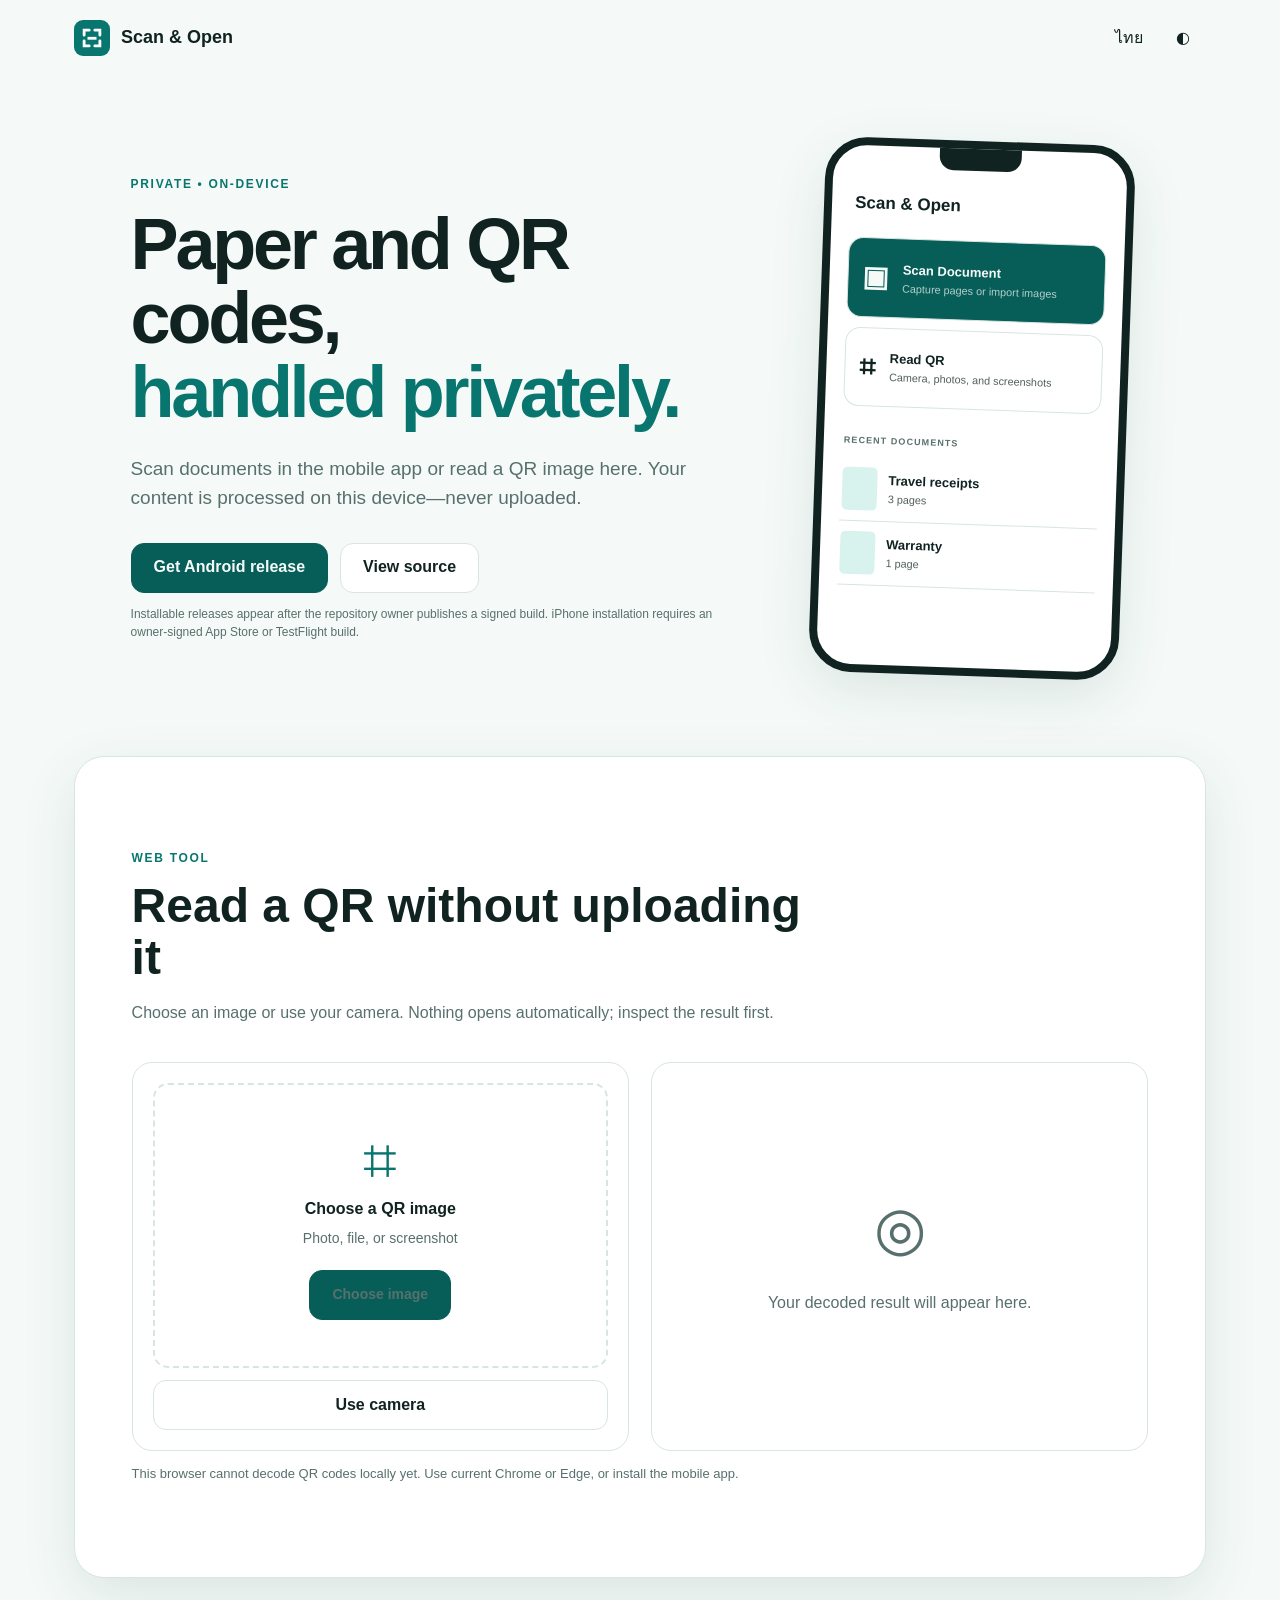
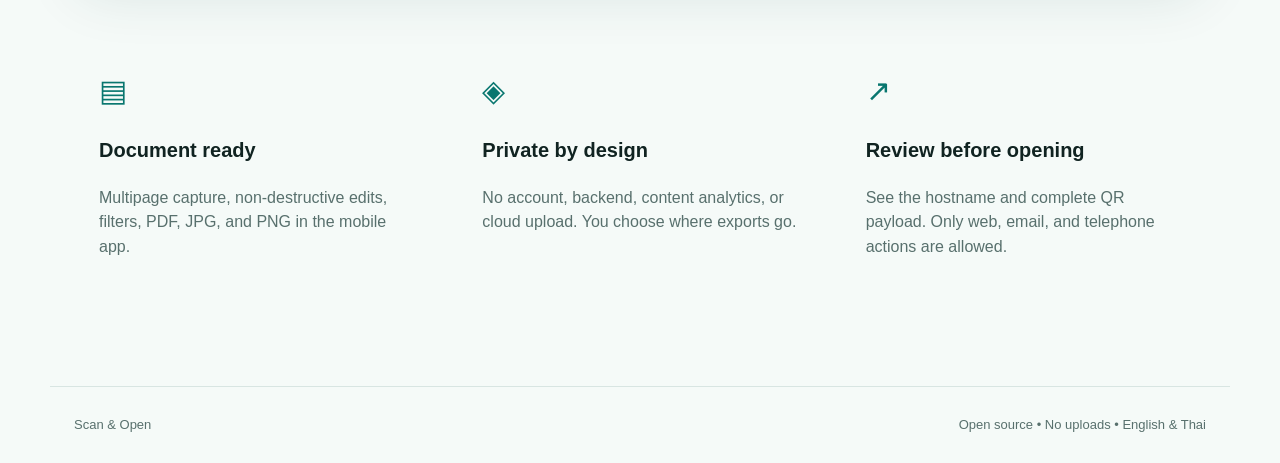
<file: site/index.html>
<!doctype html>
<html lang="en">
<head>
  <meta charset="utf-8">
  <meta name="viewport" content="width=device-width, initial-scale=1, viewport-fit=cover">
  <meta name="theme-color" content="#075e59">
  <meta name="description" content="Scan & Open — private document scanning and QR reading on your device.">
  <meta http-equiv="Content-Security-Policy" content="default-src 'self'; img-src 'self' blob: data:; media-src 'self' blob:; script-src 'self'; style-src 'self'; connect-src 'none'; object-src 'none'; base-uri 'none'; form-action 'none'; frame-ancestors 'none'; upgrade-insecure-requests">
  <title>Scan &amp; Open</title>
  <link rel="manifest" href="manifest.webmanifest">
  <link rel="icon" href="icon.svg" type="image/svg+xml">
  <link rel="stylesheet" href="styles.css">
</head>
<body>
  <a class="skip" href="#main">Skip to content</a>
  <header>
    <a class="brand" href="./" aria-label="Scan & Open home"><img src="icon.svg" alt=""><span>Scan &amp; Open</span></a>
    <nav aria-label="Page controls">
      <button id="language" class="quiet" type="button" aria-label="เปลี่ยนภาษา">ไทย</button>
      <button id="theme" class="icon-button" type="button" aria-label="Change color theme">◐</button>
    </nav>
  </header>

  <main id="main">
    <section class="hero">
      <div>
        <p class="eyebrow" data-i18n="eyebrow">PRIVATE • ON-DEVICE</p>
        <h1 data-i18n="headline">Paper and QR codes,<br><span>handled privately.</span></h1>
        <p class="lede" data-i18n="lede">Scan documents in the mobile app or read a QR image here. Your content is processed on this device—never uploaded.</p>
        <div class="hero-actions">
          <a class="primary" href="https://github.com/aoenotebook-hue/Doc-scanning/releases/latest" data-i18n="android">Get Android release</a>
          <a class="secondary" href="https://github.com/aoenotebook-hue/Doc-scanning" data-i18n="source">View source</a>
        </div>
        <p class="fine" data-i18n="availability">Installable releases appear after the repository owner publishes a signed build. iPhone installation requires an owner-signed App Store or TestFlight build.</p>
      </div>
      <div class="phone" aria-hidden="true">
        <div class="phone-top"></div>
        <div class="mini-title">Scan &amp; Open</div>
        <div class="mini-card teal"><b>▣</b><span>Scan Document<small>Capture pages or import images</small></span></div>
        <div class="mini-card"><b>⌗</b><span>Read QR<small>Camera, photos, and screenshots</small></span></div>
        <div class="mini-label">RECENT DOCUMENTS</div>
        <div class="mini-doc"><i></i><span>Travel receipts<small>3 pages</small></span></div>
        <div class="mini-doc"><i></i><span>Warranty<small>1 page</small></span></div>
      </div>
    </section>

    <section class="tool" aria-labelledby="qr-title">
      <div class="section-heading">
        <p class="eyebrow" data-i18n="webTool">WEB TOOL</p>
        <h2 id="qr-title" data-i18n="qrTitle">Read a QR without uploading it</h2>
        <p data-i18n="qrIntro">Choose an image or use your camera. Nothing opens automatically; inspect the result first.</p>
      </div>
      <div class="qr-grid">
        <div class="input-card">
          <div id="dropZone" class="drop-zone">
            <div class="qr-mark" aria-hidden="true">⌗</div>
            <strong data-i18n="dropTitle">Choose a QR image</strong>
            <span data-i18n="dropHint">Photo, file, or screenshot</span>
            <label class="primary file-label"><span data-i18n="choose">Choose image</span><input id="imageInput" type="file" accept="image/*"></label>
          </div>
          <button id="cameraButton" class="secondary full" type="button" data-i18n="camera">Use camera</button>
          <div id="cameraPanel" class="camera-panel" hidden>
            <video id="video" playsinline muted aria-label="QR camera preview"></video>
            <div class="camera-frame" aria-hidden="true"></div>
            <button id="stopCamera" class="quiet stop" type="button" data-i18n="stop">Stop camera</button>
          </div>
        </div>
        <div id="result" class="result-card" aria-live="polite">
          <div id="emptyResult" class="empty-result"><span>◎</span><p data-i18n="empty">Your decoded result will appear here.</p></div>
          <div id="resultContent" hidden>
            <div class="result-header"><span class="status-dot"></span><strong id="resultCount">QR detected</strong></div>
            <label id="resultPickerLabel" for="resultPicker" data-i18n="select" hidden>Select a result</label>
            <select id="resultPicker" hidden></select>
            <p class="result-label" data-i18n="destination">DESTINATION</p>
            <div id="hostname" class="hostname"></div>
            <pre id="payload"></pre>
            <p id="warning" class="warning"></p>
            <div class="result-actions">
              <button id="openResult" class="primary" type="button" data-i18n="open">Open</button>
              <button id="copyResult" class="secondary" type="button" data-i18n="copy">Copy</button>
              <button id="shareResult" class="secondary" type="button" data-i18n="share">Share</button>
            </div>
          </div>
        </div>
      </div>
      <p id="compatibility" class="compatibility"></p>
    </section>

    <section class="features" aria-label="Product features">
      <article><span>▤</span><h3 data-i18n="documents">Document ready</h3><p data-i18n="documentsBody">Multipage capture, non-destructive edits, filters, PDF, JPG, and PNG in the mobile app.</p></article>
      <article><span>◈</span><h3 data-i18n="private">Private by design</h3><p data-i18n="privateBody">No account, backend, content analytics, or cloud upload. You choose where exports go.</p></article>
      <article><span>↗</span><h3 data-i18n="review">Review before opening</h3><p data-i18n="reviewBody">See the hostname and complete QR payload. Only web, email, and telephone actions are allowed.</p></article>
    </section>
  </main>

  <footer><span>Scan &amp; Open</span><span data-i18n="footer">Open source • No uploads • English &amp; Thai</span></footer>
  <canvas id="canvas" hidden></canvas>
  <script src="link-policy.js" defer></script>
  <script src="app.js" defer></script>
</body>
</html>
</file>
<file: site/styles.css>
:root{color-scheme:light;--bg:#f5faf8;--surface:#fff;--ink:#102321;--muted:#58706d;--line:#d8e5e2;--teal:#08766f;--teal-dark:#075e59;--soft:#d8f2ee;--danger:#a33d32;--shadow:0 18px 55px rgba(20,65,60,.11)}
:root.dark{color-scheme:dark;--bg:#0e1817;--surface:#162321;--ink:#edf8f6;--muted:#a8c0bc;--line:#304440;--teal:#60d6cc;--teal-dark:#8be6de;--soft:#1d3d39;--danger:#ffaaa0;--shadow:0 20px 60px rgba(0,0,0,.35)}
*{box-sizing:border-box}html{scroll-behavior:smooth}body{margin:0;background:var(--bg);color:var(--ink);font-family:Inter,ui-sans-serif,-apple-system,BlinkMacSystemFont,"Segoe UI",sans-serif;line-height:1.55}button,a{font:inherit}.skip{position:absolute;left:-9999px}.skip:focus{left:1rem;top:1rem;z-index:9;background:var(--surface);padding:.8rem}header{height:76px;display:flex;align-items:center;justify-content:space-between;max-width:1180px;margin:auto;padding:0 24px}.brand{display:flex;align-items:center;gap:11px;color:var(--ink);font-size:18px;font-weight:800;text-decoration:none}.brand img{width:36px;height:36px}nav{display:flex;gap:8px}.quiet,.icon-button{border:0;background:transparent;color:var(--ink);min-width:46px;min-height:46px;border-radius:12px;cursor:pointer}.quiet:hover,.icon-button:hover{background:var(--soft)}main{max-width:1180px;margin:auto;padding:0 24px}.hero{min-height:620px;display:grid;grid-template-columns:1.25fr .75fr;gap:70px;align-items:center;padding:65px 5% 80px}.eyebrow{color:var(--teal);font-weight:800;font-size:12px;letter-spacing:.14em}.hero h1{font-size:clamp(42px,6vw,72px);line-height:1.03;letter-spacing:-.045em;margin:13px 0 25px}.hero h1 span{color:var(--teal)}.lede{font-size:19px;max-width:620px;color:var(--muted)}.hero-actions,.result-actions{display:flex;gap:12px;flex-wrap:wrap;margin-top:30px}.primary,.secondary{display:inline-flex;justify-content:center;align-items:center;min-height:50px;border-radius:13px;padding:0 22px;font-weight:750;text-decoration:none;cursor:pointer}.primary{border:1px solid var(--teal-dark);background:var(--teal-dark);color:var(--bg)}.dark .primary{color:#07110f}.secondary{border:1px solid var(--line);background:var(--surface);color:var(--ink)}.fine{color:var(--muted);font-size:12px;max-width:600px}.phone{width:310px;min-height:535px;margin:auto;padding:22px 18px;background:var(--surface);border:8px solid var(--ink);border-radius:42px;box-shadow:var(--shadow);transform:rotate(2deg)}.phone-top{width:82px;height:22px;border-radius:0 0 14px 14px;background:var(--ink);margin:-22px auto 23px}.mini-title{font-weight:800;font-size:17px;margin:4px 5px 21px}.mini-card{display:flex;gap:14px;align-items:center;border:1px solid var(--line);border-radius:15px;padding:17px 14px;margin:10px 0}.mini-card.teal{background:var(--teal-dark);color:var(--bg)}.dark .mini-card.teal{color:#07110f}.mini-card b{font-size:28px}.mini-card span,.mini-doc span{font-size:13px;font-weight:750}.mini-card small,.mini-doc small{display:block;font-weight:400;opacity:.72}.mini-label{margin:28px 2px 9px;color:var(--muted);font-size:9px;letter-spacing:.12em;font-weight:800}.mini-doc{display:flex;align-items:center;gap:11px;padding:10px 2px;border-bottom:1px solid var(--line)}.mini-doc i{width:35px;height:43px;border-radius:5px;background:var(--soft)}.tool{padding:80px 5%;border:1px solid var(--line);border-radius:30px;background:var(--surface);box-shadow:var(--shadow)}.section-heading{max-width:700px}.section-heading h2{font-size:clamp(31px,4vw,48px);line-height:1.1;margin:10px 0}.section-heading>p:last-child{color:var(--muted)}.qr-grid{display:grid;grid-template-columns:1fr 1fr;gap:22px;margin-top:36px}.input-card,.result-card{border:1px solid var(--line);border-radius:20px;padding:20px;min-height:370px}.drop-zone{min-height:285px;border:2px dashed var(--line);border-radius:15px;display:flex;flex-direction:column;align-items:center;justify-content:center;gap:6px;text-align:center}.drop-zone.drag{background:var(--soft);border-color:var(--teal)}.drop-zone span{color:var(--muted);font-size:14px}.qr-mark{font-size:60px;color:var(--teal);line-height:1}.file-label{margin-top:14px}.file-label input{position:absolute;opacity:0;pointer-events:none}.full{width:100%;margin-top:12px}.camera-panel{position:relative;margin-top:12px;overflow:hidden;border-radius:15px;background:#000}.camera-panel video{width:100%;min-height:280px;display:block;object-fit:cover}.camera-frame{position:absolute;inset:15% 25%;border:3px solid #fff;border-radius:18px}.stop{position:absolute;bottom:10px;left:50%;transform:translateX(-50%);background:#fff;color:#111}.result-card{display:flex;flex-direction:column;justify-content:center}.empty-result{text-align:center;color:var(--muted)}.empty-result span{font-size:60px}.result-header{display:flex;align-items:center;gap:8px;margin-bottom:25px}.status-dot{width:10px;height:10px;background:#19a974;border-radius:50%}.result-card label,.result-label{display:block;font-size:11px;font-weight:800;letter-spacing:.1em;color:var(--muted)}select{width:100%;min-height:46px;margin:6px 0 18px;border:1px solid var(--line);border-radius:10px;background:var(--surface);color:var(--ink)}.hostname{font-size:25px;font-weight:800;overflow-wrap:anywhere}.result-card pre{white-space:pre-wrap;overflow-wrap:anywhere;padding:13px;background:var(--bg);border-radius:10px;max-height:130px;overflow:auto}.warning{color:var(--danger);font-size:13px}.compatibility{color:var(--muted);font-size:13px}.features{display:grid;grid-template-columns:repeat(3,1fr);gap:18px;padding:65px 0 85px}.features article{padding:25px}.features article>span{font-size:30px;color:var(--teal)}.features h3{font-size:20px}.features p{color:var(--muted)}footer{border-top:1px solid var(--line);max-width:1180px;margin:auto;padding:28px 24px;display:flex;justify-content:space-between;color:var(--muted);font-size:13px}button:focus-visible,a:focus-visible,input:focus-visible,select:focus-visible{outline:3px solid var(--teal);outline-offset:3px}
@media(max-width:800px){.hero{grid-template-columns:1fr;padding-top:35px}.phone{display:none}.qr-grid,.features{grid-template-columns:1fr}.tool{padding:50px 18px}.hero{padding-left:0;padding-right:0}footer{flex-direction:column;gap:6px}}
@media(prefers-reduced-motion:reduce){html{scroll-behavior:auto}}
</file>
